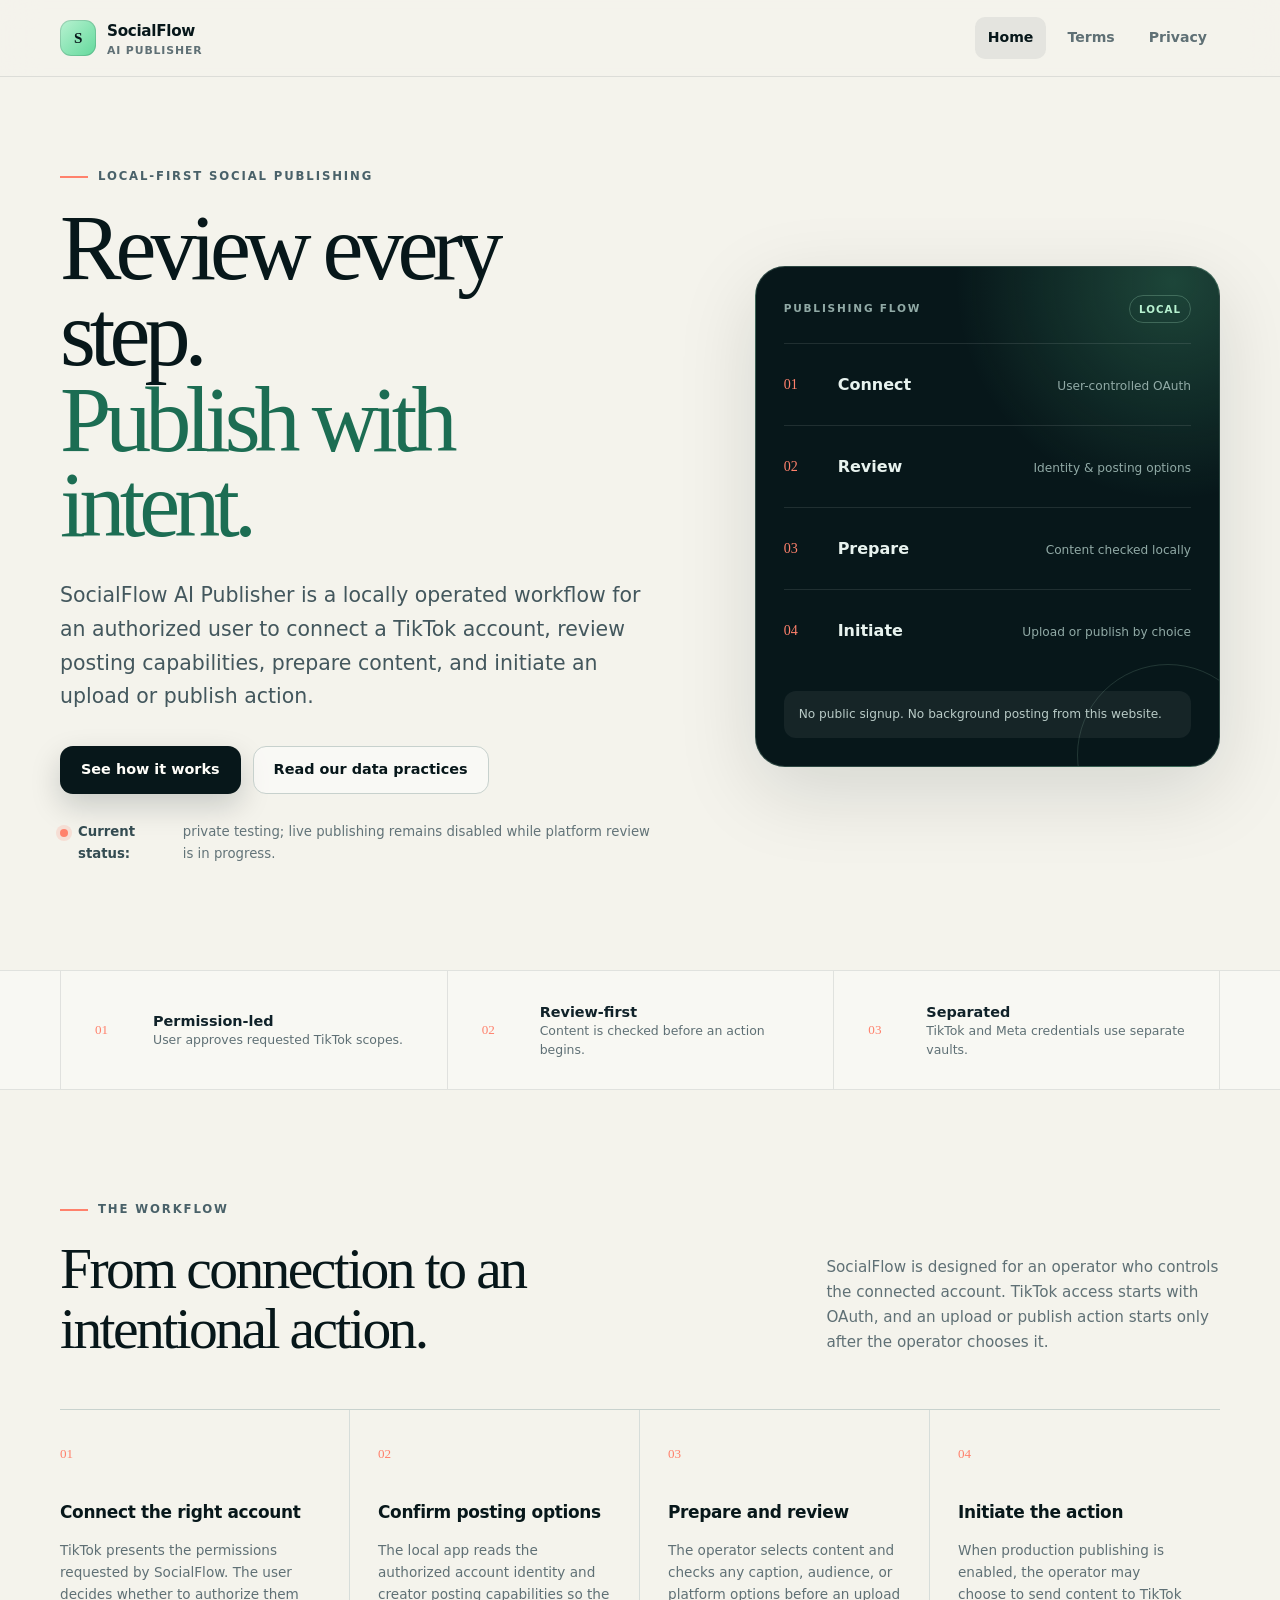
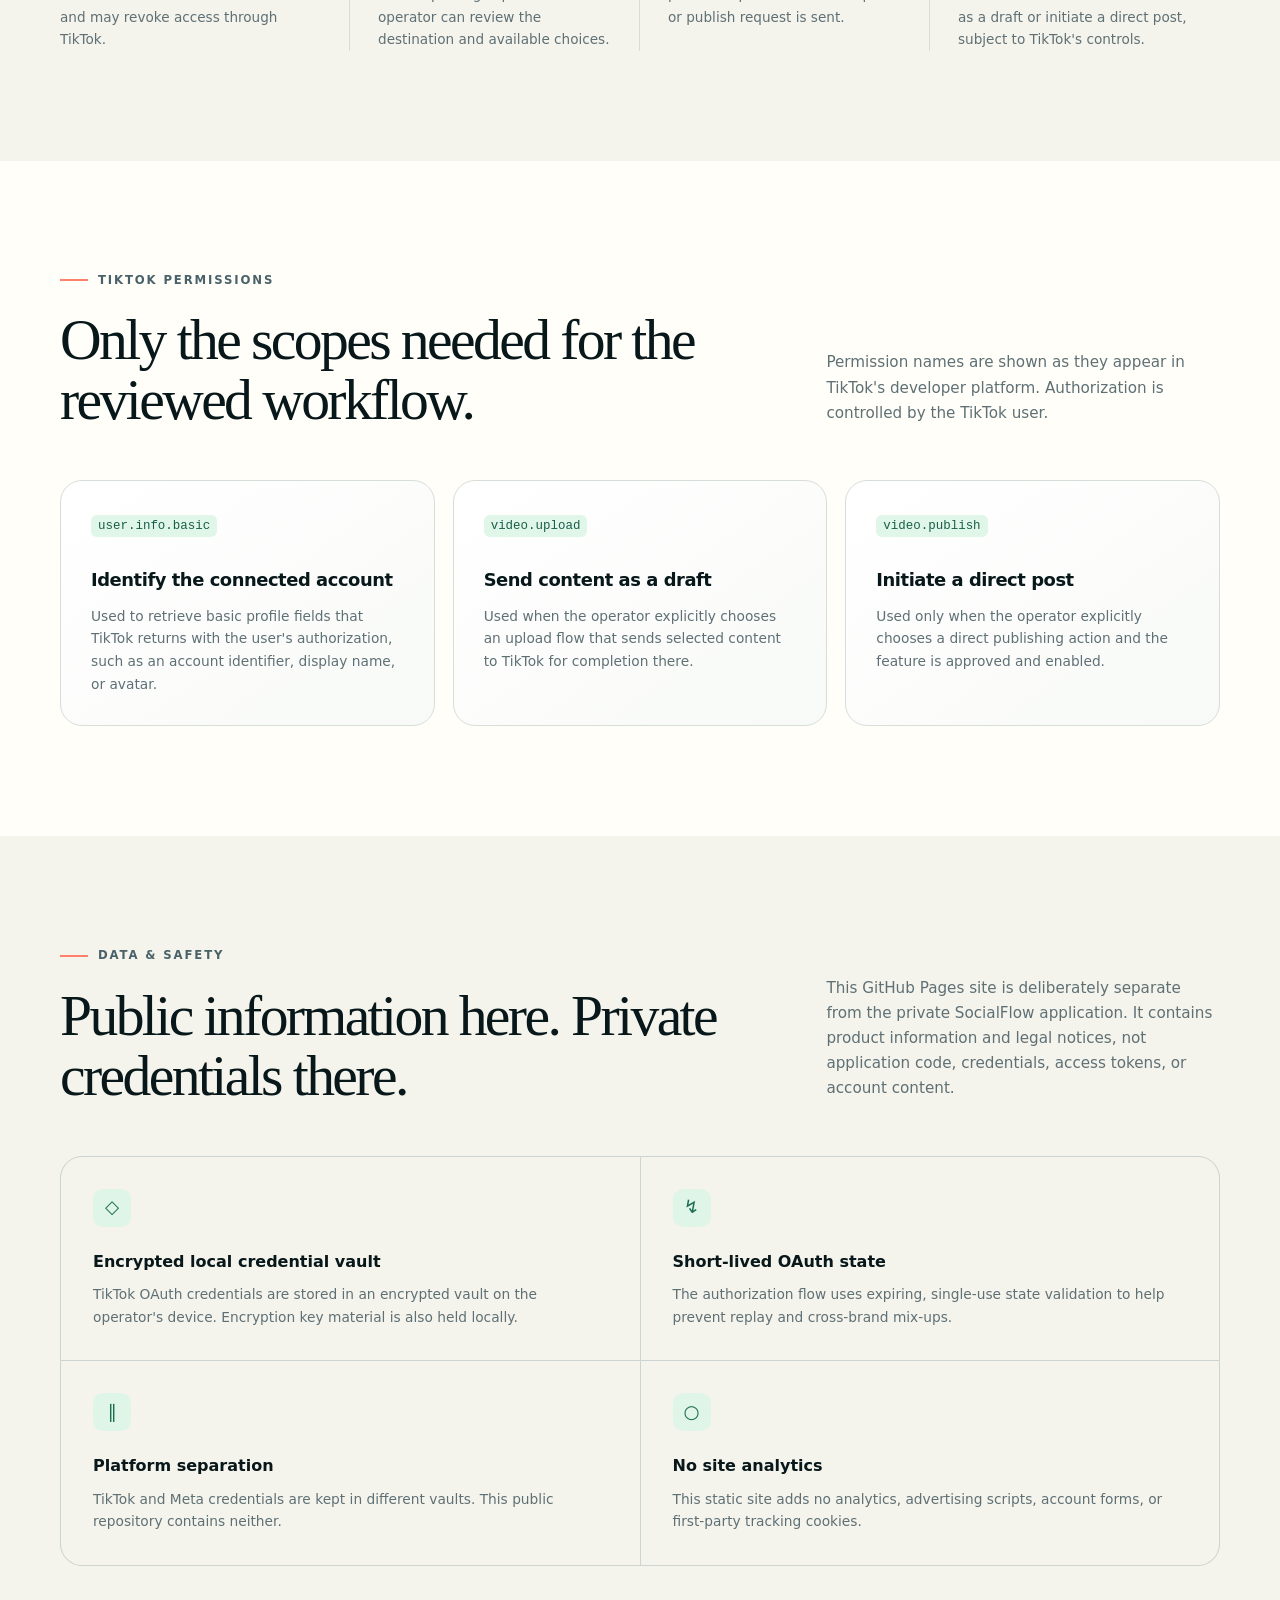
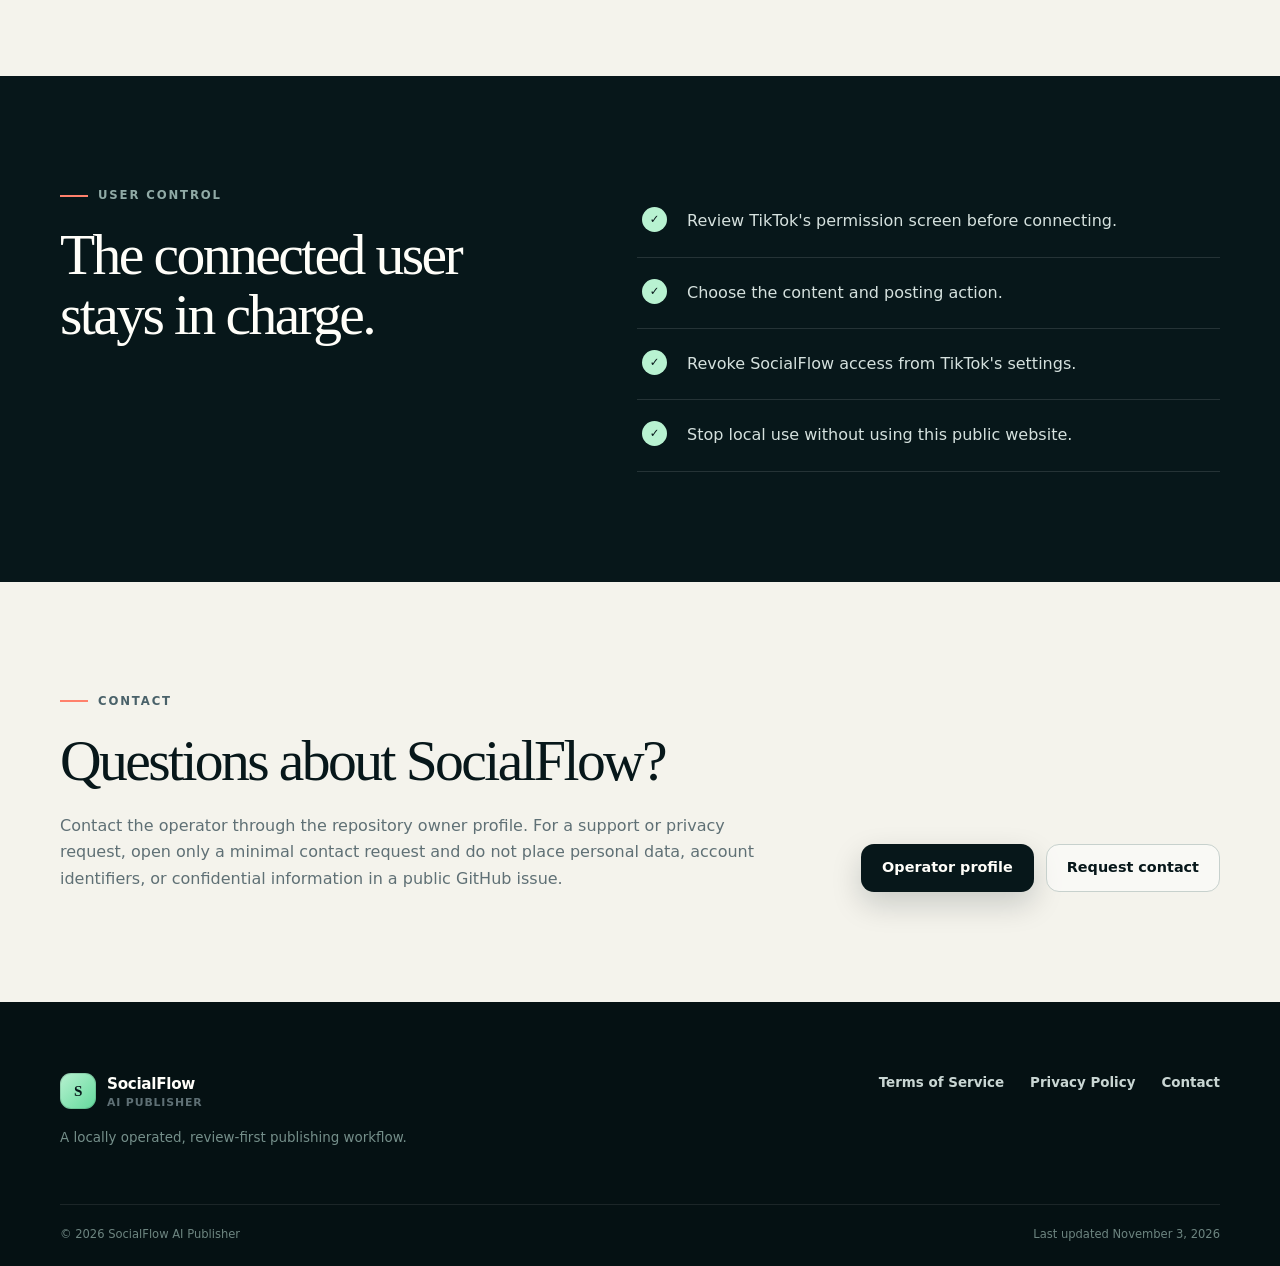
<file: index.html>
<!doctype html>
<html lang="en">
  <head>
    <meta charset="utf-8">
    <meta name="viewport" content="width=device-width, initial-scale=1">
    <meta name="description" content="SocialFlow AI Publisher is a locally operated workflow for connecting an authorized TikTok account, reviewing publishing capabilities, and preparing content for posting.">
    <meta name="theme-color" content="#07171a">
    <meta property="og:title" content="SocialFlow AI Publisher">
    <meta property="og:description" content="A review-first, locally operated social publishing workflow.">
    <meta property="og:type" content="website">
    <meta property="og:url" content="https://alina-gi.github.io/socialflow-legal/">
    <title>SocialFlow AI Publisher</title>
    <link rel="stylesheet" href="styles.css">
  </head>
  <body>
    <a class="skip-link" href="#main">Skip to content</a>
    <header class="site-header">
      <div class="shell nav-wrap">
        <a class="brand" href="./" aria-label="SocialFlow AI Publisher home">
          <span class="brand-mark" aria-hidden="true">S</span>
          <span>SocialFlow <em>AI Publisher</em></span>
        </a>
        <nav aria-label="Primary navigation">
          <a aria-current="page" href="./">Home</a>
          <a href="terms.html">Terms</a>
          <a href="privacy.html">Privacy</a>
        </nav>
      </div>
    </header>

    <main id="main">
      <section class="hero shell">
        <div class="hero-copy">
          <p class="eyebrow"><span></span> Local-first social publishing</p>
          <h1>Review every step.<br><strong>Publish with intent.</strong></h1>
          <p class="lede">SocialFlow AI Publisher is a locally operated workflow for an authorized user to connect a TikTok account, review posting capabilities, prepare content, and initiate an upload or publish action.</p>
          <div class="hero-actions">
            <a class="button primary" href="#workflow">See how it works</a>
            <a class="button quiet" href="privacy.html">Read our data practices</a>
          </div>
          <p class="status-line"><span aria-hidden="true"></span><strong>Current status:</strong> private testing; live publishing remains disabled while platform review is in progress.</p>
        </div>
        <div class="flow-card" aria-label="SocialFlow workflow overview">
          <div class="flow-top">
            <span class="flow-label">PUBLISHING FLOW</span>
            <span class="local-badge">LOCAL</span>
          </div>
          <ol class="mini-flow">
            <li><b>01</b><span><strong>Connect</strong><small>User-controlled OAuth</small></span></li>
            <li><b>02</b><span><strong>Review</strong><small>Identity &amp; posting options</small></span></li>
            <li><b>03</b><span><strong>Prepare</strong><small>Content checked locally</small></span></li>
            <li><b>04</b><span><strong>Initiate</strong><small>Upload or publish by choice</small></span></li>
          </ol>
          <p class="flow-note">No public signup. No background posting from this website.</p>
        </div>
      </section>

      <section class="trust-strip" aria-label="Key product principles">
        <div class="shell trust-grid">
          <div><span>01</span><p><strong>Permission-led</strong>User approves requested TikTok scopes.</p></div>
          <div><span>02</span><p><strong>Review-first</strong>Content is checked before an action begins.</p></div>
          <div><span>03</span><p><strong>Separated</strong>TikTok and Meta credentials use separate vaults.</p></div>
        </div>
      </section>

      <section class="section shell" id="workflow">
        <div class="section-heading split-heading">
          <div>
            <p class="eyebrow"><span></span> The workflow</p>
            <h2>From connection to an intentional action.</h2>
          </div>
          <p>SocialFlow is designed for an operator who controls the connected account. TikTok access starts with OAuth, and an upload or publish action starts only after the operator chooses it.</p>
        </div>
        <ol class="steps">
          <li>
            <span class="step-number">01</span>
            <h3>Connect the right account</h3>
            <p>TikTok presents the permissions requested by SocialFlow. The user decides whether to authorize them and may revoke access through TikTok.</p>
          </li>
          <li>
            <span class="step-number">02</span>
            <h3>Confirm posting options</h3>
            <p>The local app reads the authorized account identity and creator posting capabilities so the operator can review the destination and available choices.</p>
          </li>
          <li>
            <span class="step-number">03</span>
            <h3>Prepare and review</h3>
            <p>The operator selects content and checks any caption, audience, or platform options before an upload or publish request is sent.</p>
          </li>
          <li>
            <span class="step-number">04</span>
            <h3>Initiate the action</h3>
            <p>When production publishing is enabled, the operator may choose to send content to TikTok as a draft or initiate a direct post, subject to TikTok's controls.</p>
          </li>
        </ol>
      </section>

      <section class="section permissions-section">
        <div class="shell">
          <div class="section-heading split-heading">
            <div>
              <p class="eyebrow"><span></span> TikTok permissions</p>
              <h2>Only the scopes needed for the reviewed workflow.</h2>
            </div>
            <p>Permission names are shown as they appear in TikTok's developer platform. Authorization is controlled by the TikTok user.</p>
          </div>
          <div class="permission-grid">
            <article>
              <code>user.info.basic</code>
              <h3>Identify the connected account</h3>
              <p>Used to retrieve basic profile fields that TikTok returns with the user's authorization, such as an account identifier, display name, or avatar.</p>
            </article>
            <article>
              <code>video.upload</code>
              <h3>Send content as a draft</h3>
              <p>Used when the operator explicitly chooses an upload flow that sends selected content to TikTok for completion there.</p>
            </article>
            <article>
              <code>video.publish</code>
              <h3>Initiate a direct post</h3>
              <p>Used only when the operator explicitly chooses a direct publishing action and the feature is approved and enabled.</p>
            </article>
          </div>
        </div>
      </section>

      <section class="section shell">
        <div class="section-heading split-heading">
          <div>
            <p class="eyebrow"><span></span> Data &amp; safety</p>
            <h2>Public information here. Private credentials there.</h2>
          </div>
          <p>This GitHub Pages site is deliberately separate from the private SocialFlow application. It contains product information and legal notices, not application code, credentials, access tokens, or account content.</p>
        </div>
        <div class="safety-grid">
          <article class="safety-feature">
            <span class="icon" aria-hidden="true">◇</span>
            <h3>Encrypted local credential vault</h3>
            <p>TikTok OAuth credentials are stored in an encrypted vault on the operator's device. Encryption key material is also held locally.</p>
          </article>
          <article class="safety-feature">
            <span class="icon" aria-hidden="true">↯</span>
            <h3>Short-lived OAuth state</h3>
            <p>The authorization flow uses expiring, single-use state validation to help prevent replay and cross-brand mix-ups.</p>
          </article>
          <article class="safety-feature">
            <span class="icon" aria-hidden="true">∥</span>
            <h3>Platform separation</h3>
            <p>TikTok and Meta credentials are kept in different vaults. This public repository contains neither.</p>
          </article>
          <article class="safety-feature">
            <span class="icon" aria-hidden="true">○</span>
            <h3>No site analytics</h3>
            <p>This static site adds no analytics, advertising scripts, account forms, or first-party tracking cookies.</p>
          </article>
        </div>
      </section>

      <section class="section control-section">
        <div class="shell control-grid">
          <div>
            <p class="eyebrow light"><span></span> User control</p>
            <h2>The connected user stays in charge.</h2>
          </div>
          <ul class="check-list">
            <li>Review TikTok's permission screen before connecting.</li>
            <li>Choose the content and posting action.</li>
            <li>Revoke SocialFlow access from TikTok's settings.</li>
            <li>Stop local use without using this public website.</li>
          </ul>
        </div>
      </section>

      <section class="section shell contact-section" id="contact">
        <div>
          <p class="eyebrow"><span></span> Contact</p>
          <h2>Questions about SocialFlow?</h2>
          <p>Contact the operator through the repository owner profile. For a support or privacy request, open only a minimal contact request and do not place personal data, account identifiers, or confidential information in a public GitHub issue.</p>
        </div>
        <div class="contact-actions">
          <a class="button primary" href="https://github.com/alina-gi" rel="noopener">Operator profile</a>
          <a class="button quiet" href="https://github.com/alina-gi/socialflow-legal/issues/new?title=Contact%20request" rel="noopener">Request contact</a>
        </div>
      </section>
    </main>

    <footer class="site-footer">
      <div class="shell footer-grid">
        <div>
          <a class="brand footer-brand" href="./"><span class="brand-mark" aria-hidden="true">S</span><span>SocialFlow <em>AI Publisher</em></span></a>
          <p>A locally operated, review-first publishing workflow.</p>
        </div>
        <div class="footer-links">
          <a href="terms.html">Terms of Service</a>
          <a href="privacy.html">Privacy Policy</a>
          <a href="#contact">Contact</a>
        </div>
      </div>
      <div class="shell footer-bottom">
        <span>© 2026 SocialFlow AI Publisher</span>
        <span>Last updated November 3, 2026</span>
      </div>
    </footer>
  </body>
</html>
</file>
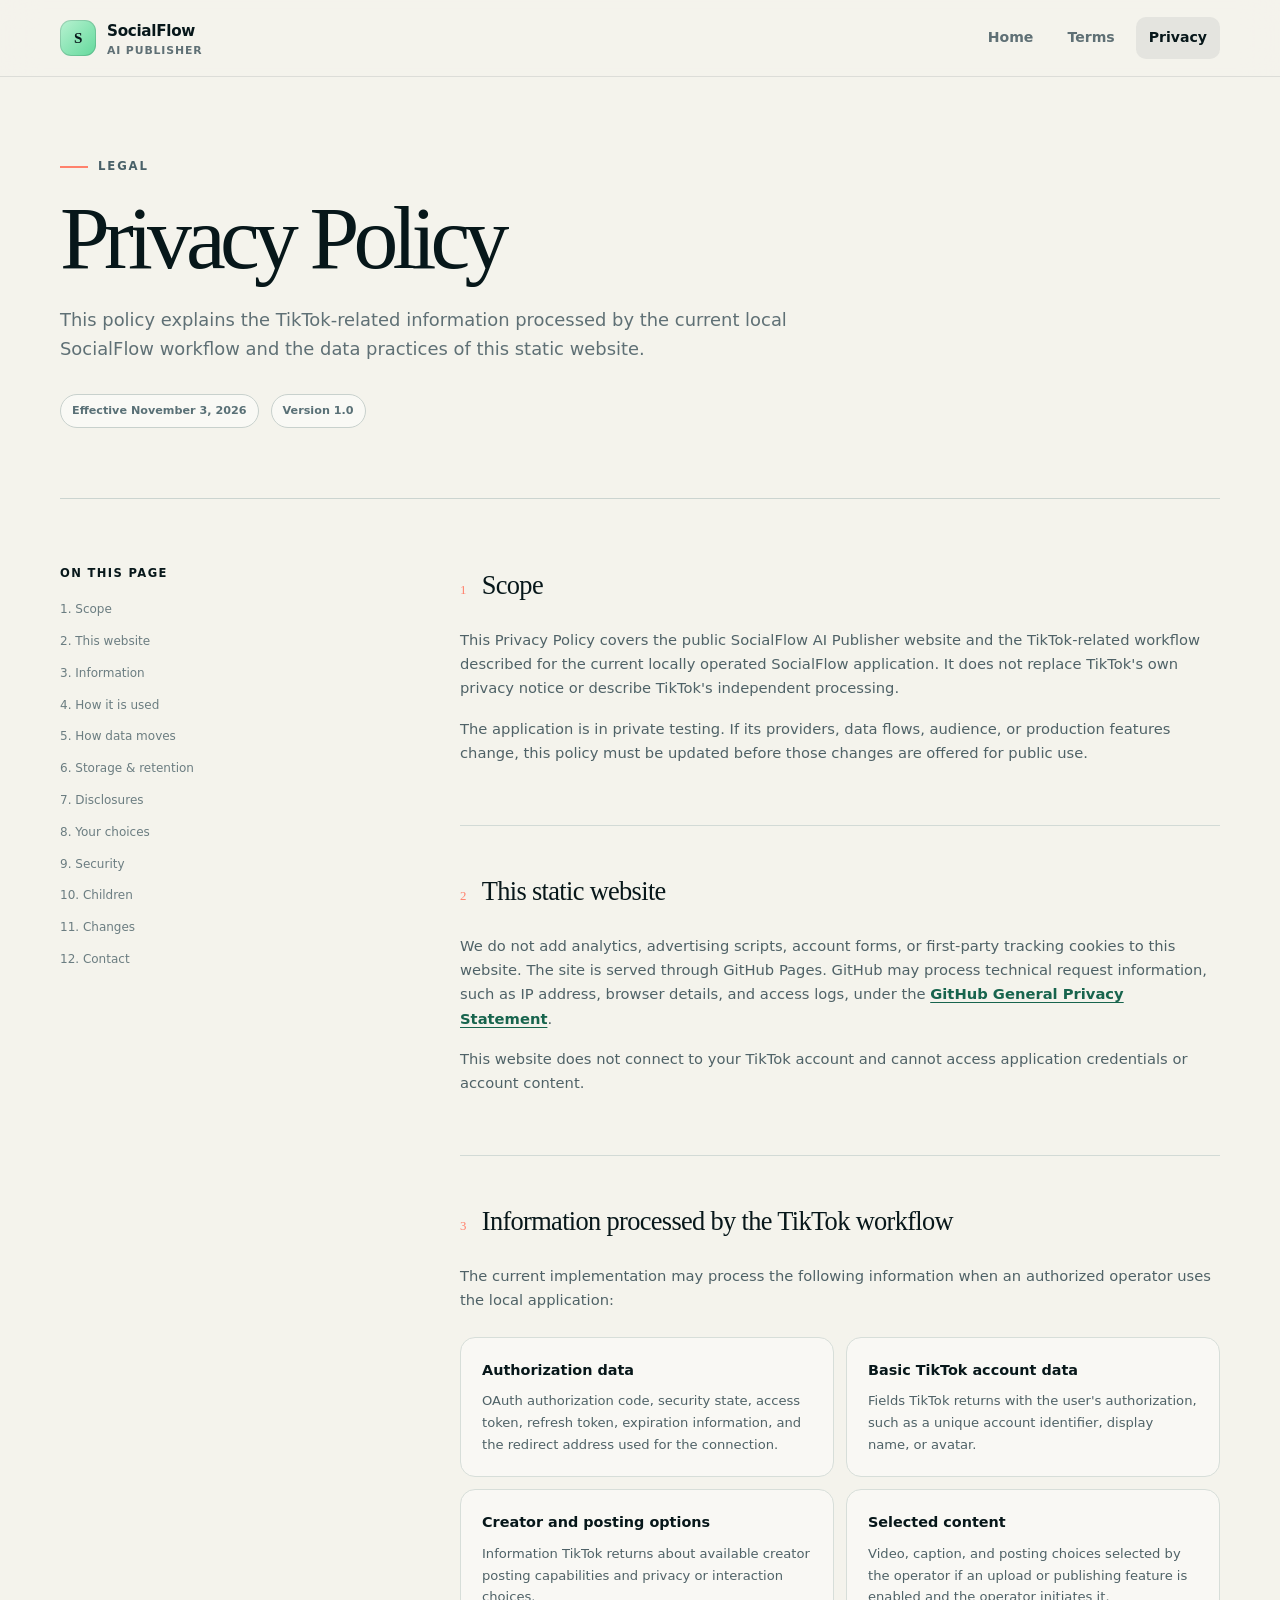
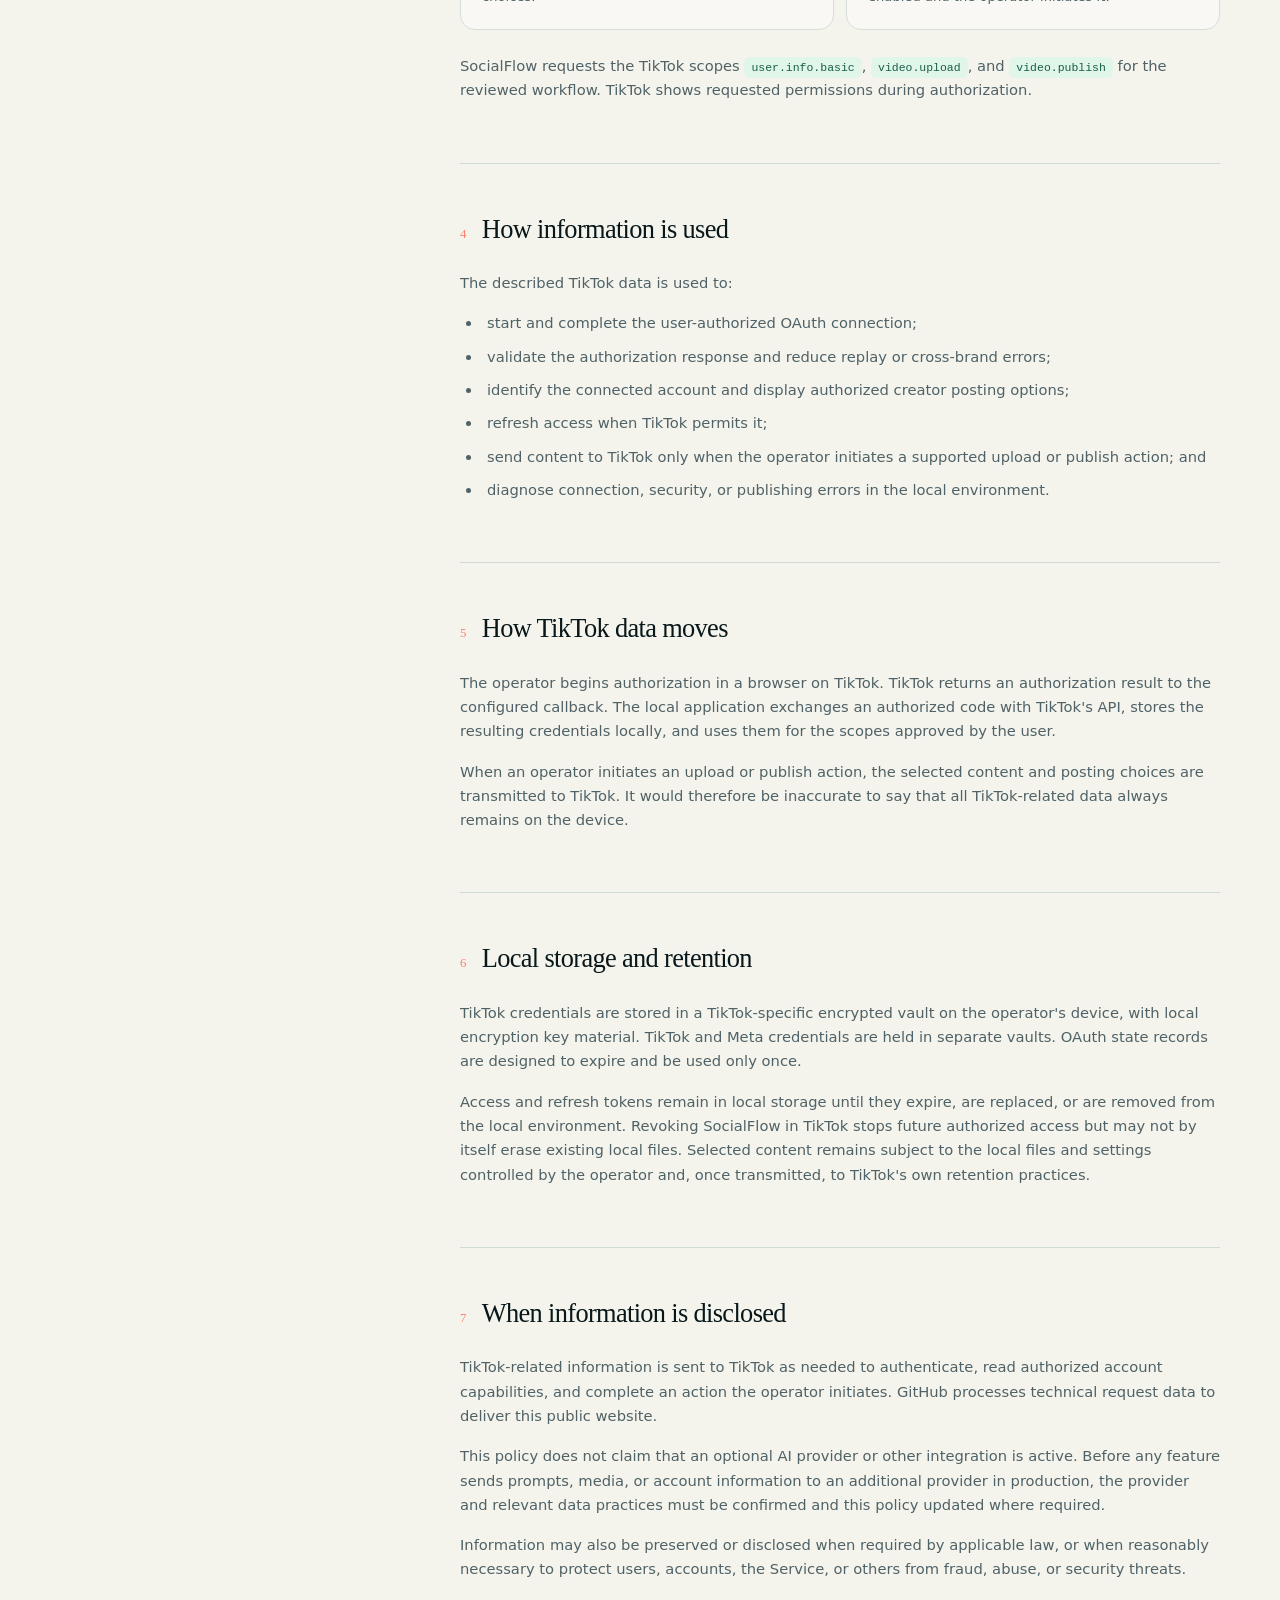
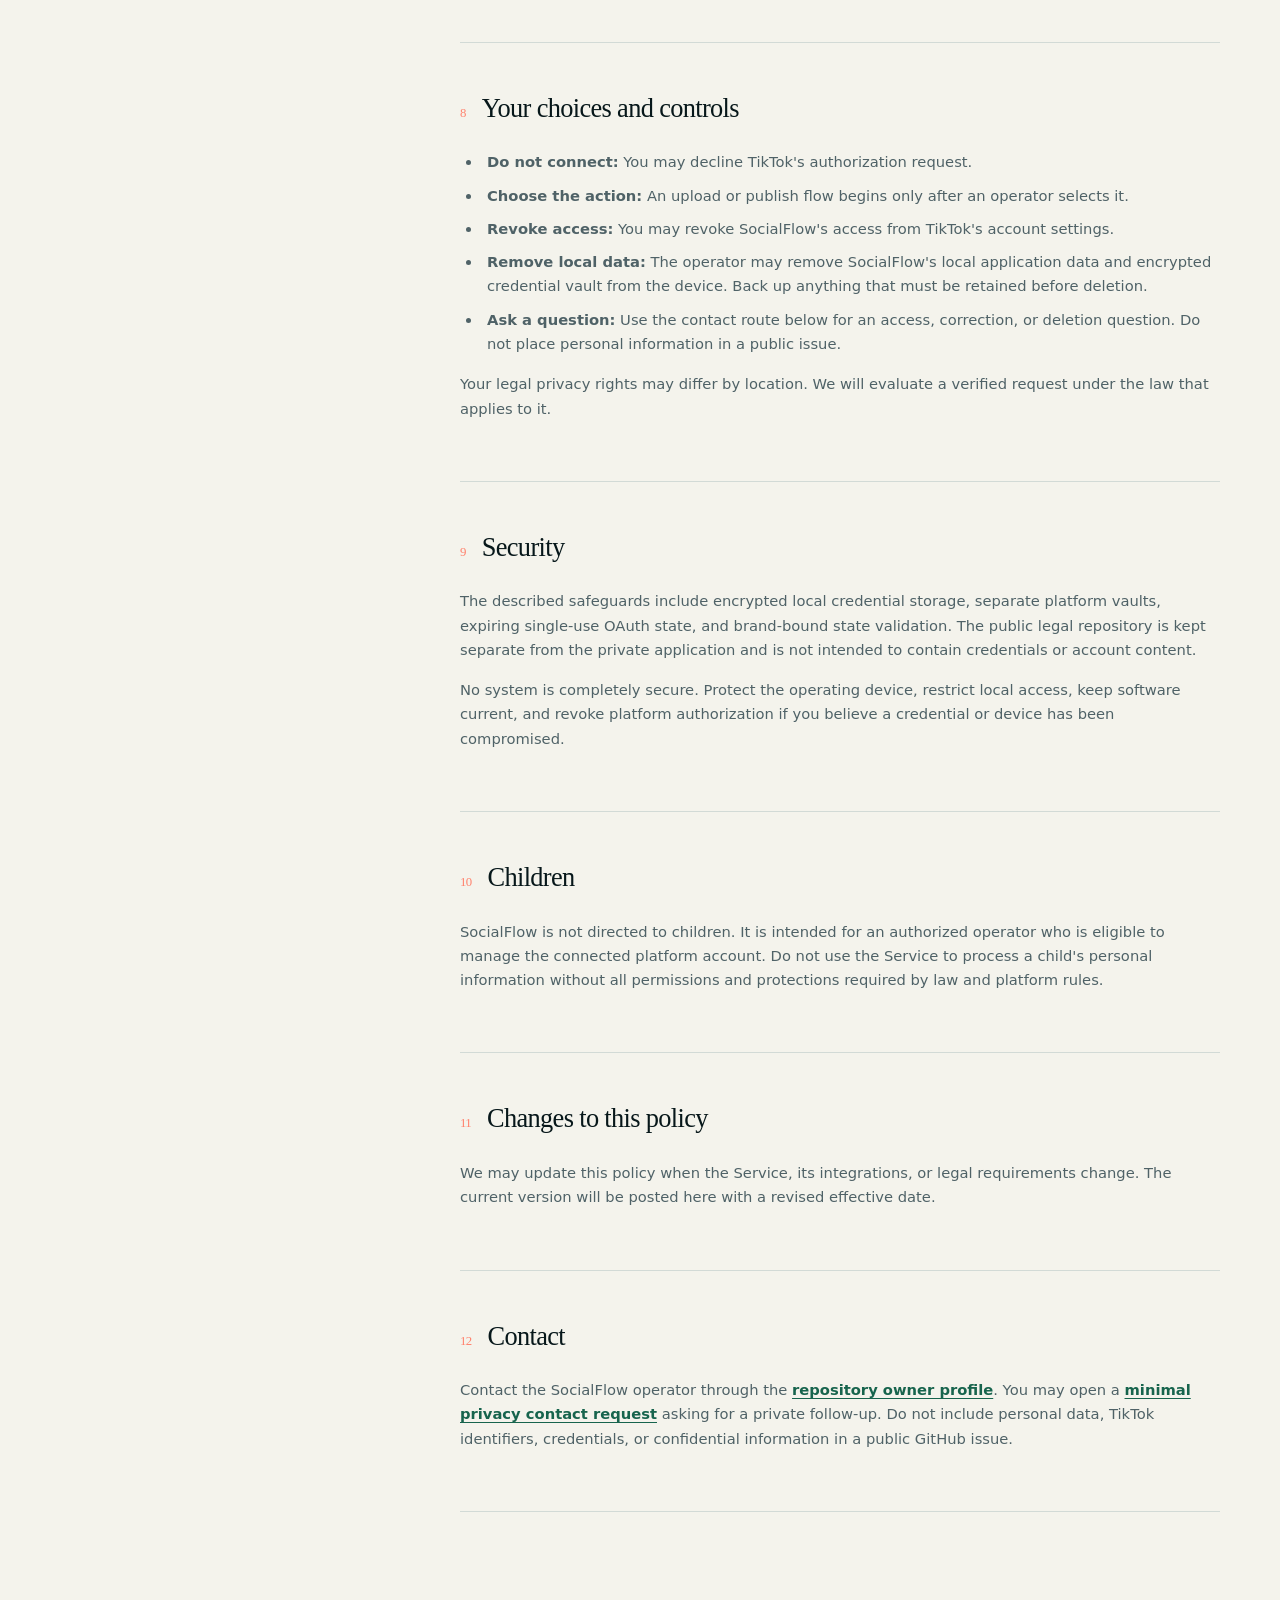
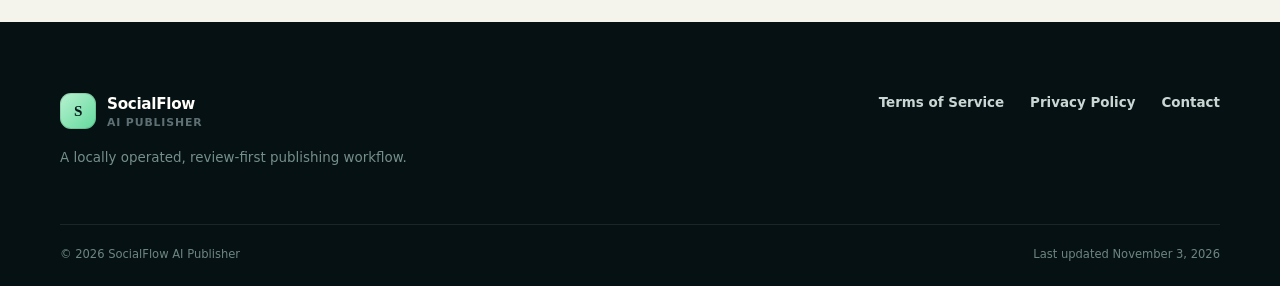
<file: privacy.html>
<!doctype html>
<html lang="en">
  <head>
    <meta charset="utf-8">
    <meta name="viewport" content="width=device-width, initial-scale=1">
    <meta name="description" content="Privacy Policy for SocialFlow AI Publisher, including its TikTok-connected workflow.">
    <meta name="theme-color" content="#07171a">
    <title>Privacy Policy — SocialFlow AI Publisher</title>
    <link rel="stylesheet" href="styles.css">
  </head>
  <body>
    <a class="skip-link" href="#main">Skip to content</a>
    <header class="site-header">
      <div class="shell nav-wrap">
        <a class="brand" href="./" aria-label="SocialFlow AI Publisher home"><span class="brand-mark" aria-hidden="true">S</span><span>SocialFlow <em>AI Publisher</em></span></a>
        <nav aria-label="Primary navigation">
          <a href="./">Home</a>
          <a href="terms.html">Terms</a>
          <a aria-current="page" href="privacy.html">Privacy</a>
        </nav>
      </div>
    </header>

    <main id="main" class="legal-page">
      <header class="legal-hero shell">
        <p class="eyebrow"><span></span> Legal</p>
        <h1>Privacy Policy</h1>
        <p class="legal-summary">This policy explains the TikTok-related information processed by the current local SocialFlow workflow and the data practices of this static website.</p>
        <div class="legal-meta"><span>Effective November 3, 2026</span><span>Version 1.0</span></div>
      </header>

      <div class="shell legal-layout">
        <aside class="legal-nav" aria-label="Privacy sections">
          <p>On this page</p>
          <a href="#scope">1. Scope</a>
          <a href="#website">2. This website</a>
          <a href="#information">3. Information</a>
          <a href="#use">4. How it is used</a>
          <a href="#movement">5. How data moves</a>
          <a href="#storage">6. Storage &amp; retention</a>
          <a href="#disclosure">7. Disclosures</a>
          <a href="#choices">8. Your choices</a>
          <a href="#security">9. Security</a>
          <a href="#children">10. Children</a>
          <a href="#changes">11. Changes</a>
          <a href="#contact">12. Contact</a>
        </aside>

        <article class="legal-content">
          <section id="scope">
            <h2><span>1</span>Scope</h2>
            <p>This Privacy Policy covers the public SocialFlow AI Publisher website and the TikTok-related workflow described for the current locally operated SocialFlow application. It does not replace TikTok's own privacy notice or describe TikTok's independent processing.</p>
            <p>The application is in private testing. If its providers, data flows, audience, or production features change, this policy must be updated before those changes are offered for public use.</p>
          </section>

          <section id="website">
            <h2><span>2</span>This static website</h2>
            <p>We do not add analytics, advertising scripts, account forms, or first-party tracking cookies to this website. The site is served through GitHub Pages. GitHub may process technical request information, such as IP address, browser details, and access logs, under the <a href="https://docs.github.com/en/site-policy/privacy-policies/github-general-privacy-statement" rel="noopener">GitHub General Privacy Statement</a>.</p>
            <p>This website does not connect to your TikTok account and cannot access application credentials or account content.</p>
          </section>

          <section id="information">
            <h2><span>3</span>Information processed by the TikTok workflow</h2>
            <p>The current implementation may process the following information when an authorized operator uses the local application:</p>
            <div class="data-list">
              <div><h3>Authorization data</h3><p>OAuth authorization code, security state, access token, refresh token, expiration information, and the redirect address used for the connection.</p></div>
              <div><h3>Basic TikTok account data</h3><p>Fields TikTok returns with the user's authorization, such as a unique account identifier, display name, or avatar.</p></div>
              <div><h3>Creator and posting options</h3><p>Information TikTok returns about available creator posting capabilities and privacy or interaction choices.</p></div>
              <div><h3>Selected content</h3><p>Video, caption, and posting choices selected by the operator if an upload or publishing feature is enabled and the operator initiates it.</p></div>
            </div>
            <p>SocialFlow requests the TikTok scopes <code>user.info.basic</code>, <code>video.upload</code>, and <code>video.publish</code> for the reviewed workflow. TikTok shows requested permissions during authorization.</p>
          </section>

          <section id="use">
            <h2><span>4</span>How information is used</h2>
            <p>The described TikTok data is used to:</p>
            <ul>
              <li>start and complete the user-authorized OAuth connection;</li>
              <li>validate the authorization response and reduce replay or cross-brand errors;</li>
              <li>identify the connected account and display authorized creator posting options;</li>
              <li>refresh access when TikTok permits it;</li>
              <li>send content to TikTok only when the operator initiates a supported upload or publish action; and</li>
              <li>diagnose connection, security, or publishing errors in the local environment.</li>
            </ul>
          </section>

          <section id="movement">
            <h2><span>5</span>How TikTok data moves</h2>
            <p>The operator begins authorization in a browser on TikTok. TikTok returns an authorization result to the configured callback. The local application exchanges an authorized code with TikTok's API, stores the resulting credentials locally, and uses them for the scopes approved by the user.</p>
            <p>When an operator initiates an upload or publish action, the selected content and posting choices are transmitted to TikTok. It would therefore be inaccurate to say that all TikTok-related data always remains on the device.</p>
          </section>

          <section id="storage">
            <h2><span>6</span>Local storage and retention</h2>
            <p>TikTok credentials are stored in a TikTok-specific encrypted vault on the operator's device, with local encryption key material. TikTok and Meta credentials are held in separate vaults. OAuth state records are designed to expire and be used only once.</p>
            <p>Access and refresh tokens remain in local storage until they expire, are replaced, or are removed from the local environment. Revoking SocialFlow in TikTok stops future authorized access but may not by itself erase existing local files. Selected content remains subject to the local files and settings controlled by the operator and, once transmitted, to TikTok's own retention practices.</p>
          </section>

          <section id="disclosure">
            <h2><span>7</span>When information is disclosed</h2>
            <p>TikTok-related information is sent to TikTok as needed to authenticate, read authorized account capabilities, and complete an action the operator initiates. GitHub processes technical request data to deliver this public website.</p>
            <p>This policy does not claim that an optional AI provider or other integration is active. Before any feature sends prompts, media, or account information to an additional provider in production, the provider and relevant data practices must be confirmed and this policy updated where required.</p>
            <p>Information may also be preserved or disclosed when required by applicable law, or when reasonably necessary to protect users, accounts, the Service, or others from fraud, abuse, or security threats.</p>
          </section>

          <section id="choices">
            <h2><span>8</span>Your choices and controls</h2>
            <ul>
              <li><strong>Do not connect:</strong> You may decline TikTok's authorization request.</li>
              <li><strong>Choose the action:</strong> An upload or publish flow begins only after an operator selects it.</li>
              <li><strong>Revoke access:</strong> You may revoke SocialFlow's access from TikTok's account settings.</li>
              <li><strong>Remove local data:</strong> The operator may remove SocialFlow's local application data and encrypted credential vault from the device. Back up anything that must be retained before deletion.</li>
              <li><strong>Ask a question:</strong> Use the contact route below for an access, correction, or deletion question. Do not place personal information in a public issue.</li>
            </ul>
            <p>Your legal privacy rights may differ by location. We will evaluate a verified request under the law that applies to it.</p>
          </section>

          <section id="security">
            <h2><span>9</span>Security</h2>
            <p>The described safeguards include encrypted local credential storage, separate platform vaults, expiring single-use OAuth state, and brand-bound state validation. The public legal repository is kept separate from the private application and is not intended to contain credentials or account content.</p>
            <p>No system is completely secure. Protect the operating device, restrict local access, keep software current, and revoke platform authorization if you believe a credential or device has been compromised.</p>
          </section>

          <section id="children">
            <h2><span>10</span>Children</h2>
            <p>SocialFlow is not directed to children. It is intended for an authorized operator who is eligible to manage the connected platform account. Do not use the Service to process a child's personal information without all permissions and protections required by law and platform rules.</p>
          </section>

          <section id="changes">
            <h2><span>11</span>Changes to this policy</h2>
            <p>We may update this policy when the Service, its integrations, or legal requirements change. The current version will be posted here with a revised effective date.</p>
          </section>

          <section id="contact">
            <h2><span>12</span>Contact</h2>
            <p>Contact the SocialFlow operator through the <a href="https://github.com/alina-gi" rel="noopener">repository owner profile</a>. You may open a <a href="https://github.com/alina-gi/socialflow-legal/issues/new?title=Privacy%20contact%20request" rel="noopener">minimal privacy contact request</a> asking for a private follow-up. Do not include personal data, TikTok identifiers, credentials, or confidential information in a public GitHub issue.</p>
          </section>
        </article>
      </div>
    </main>

    <footer class="site-footer">
      <div class="shell footer-grid">
        <div><a class="brand footer-brand" href="./"><span class="brand-mark" aria-hidden="true">S</span><span>SocialFlow <em>AI Publisher</em></span></a><p>A locally operated, review-first publishing workflow.</p></div>
        <div class="footer-links"><a href="terms.html">Terms of Service</a><a href="privacy.html">Privacy Policy</a><a href="./#contact">Contact</a></div>
      </div>
      <div class="shell footer-bottom"><span>© 2026 SocialFlow AI Publisher</span><span>Last updated November 3, 2026</span></div>
    </footer>
  </body>
</html>
</file>
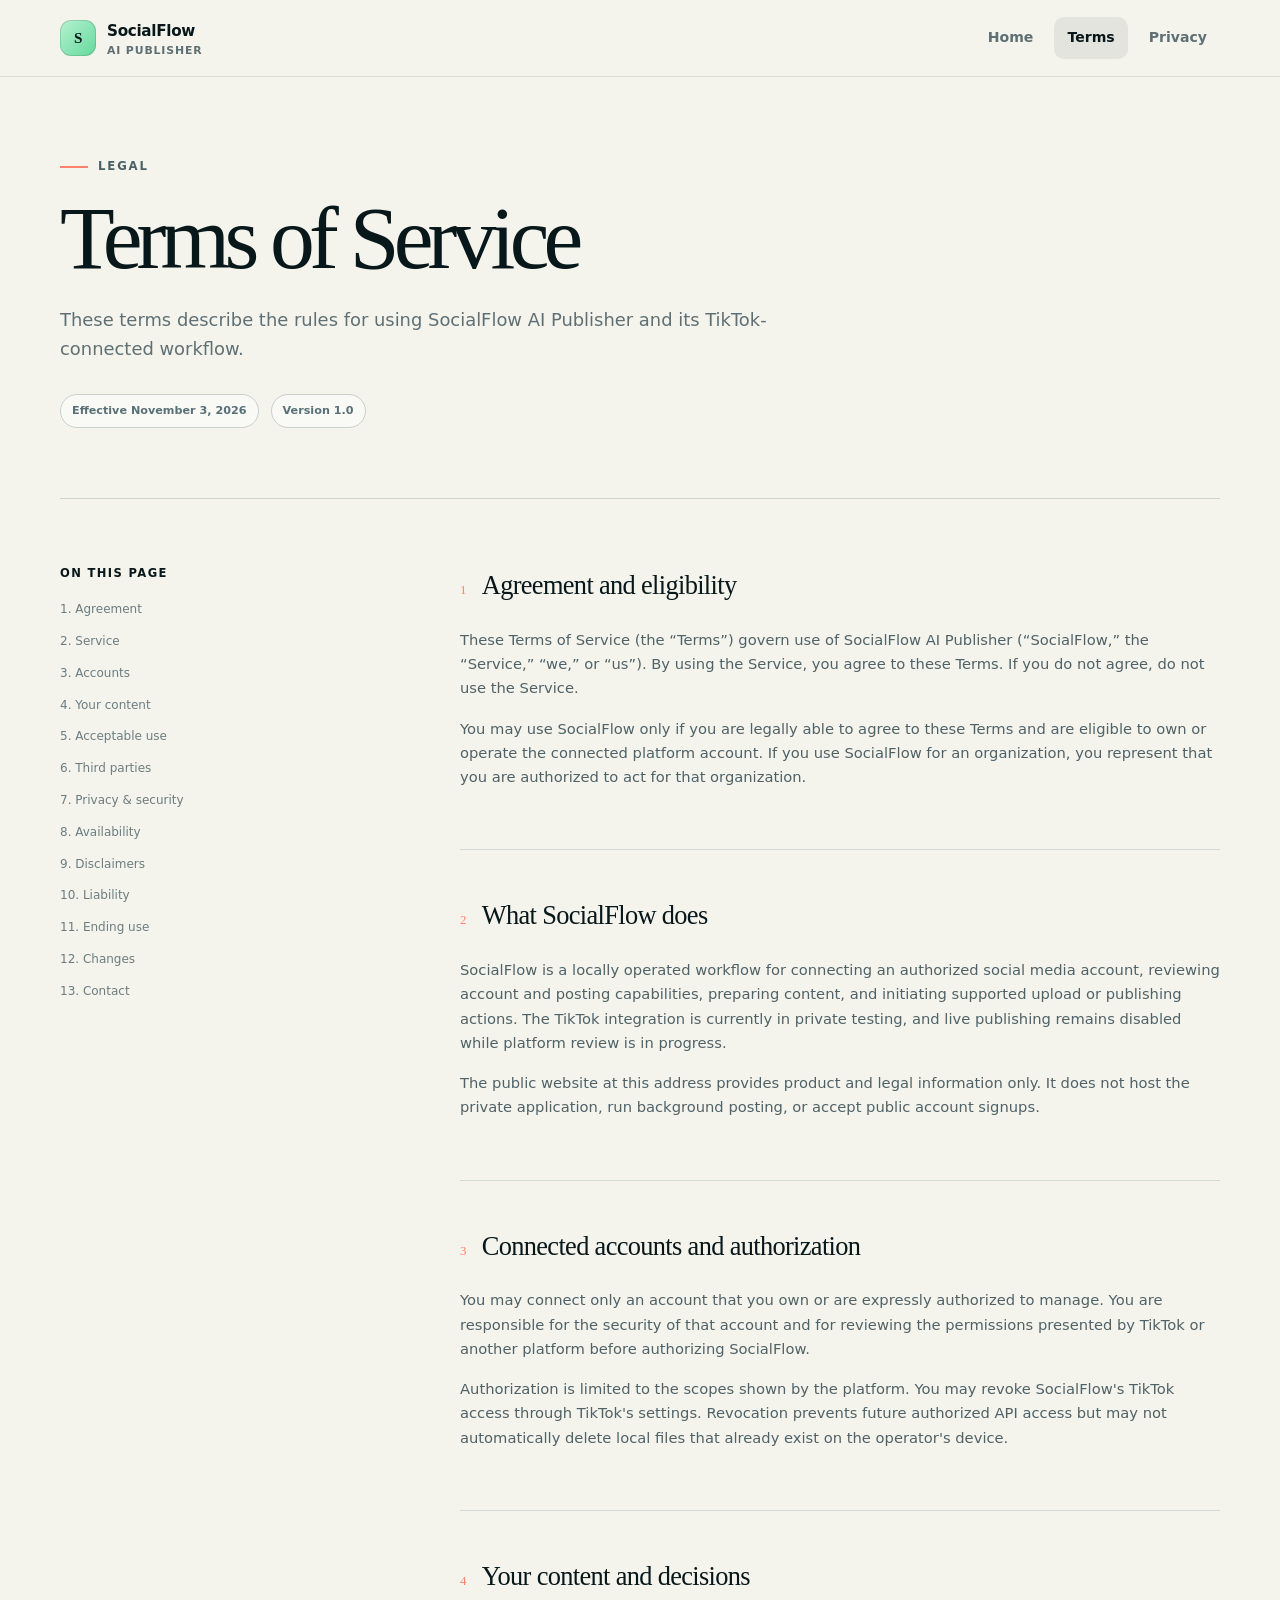
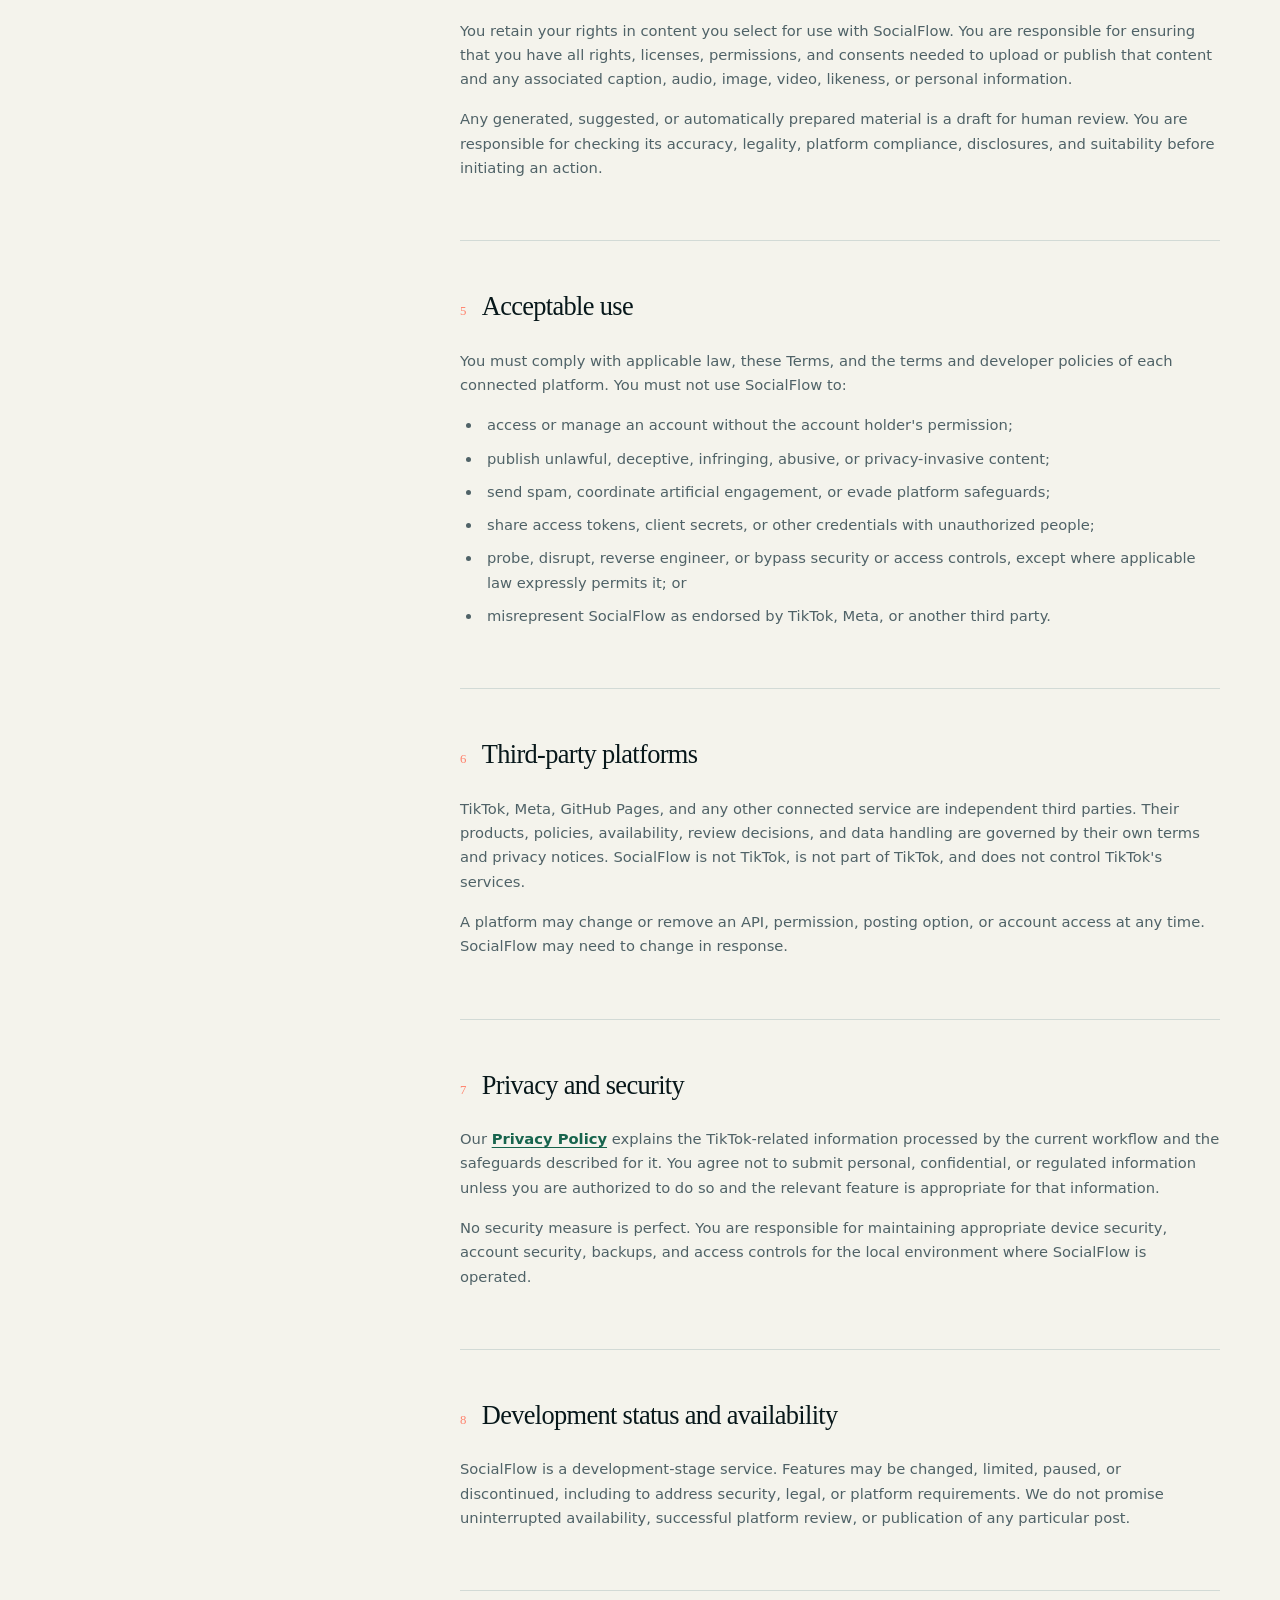
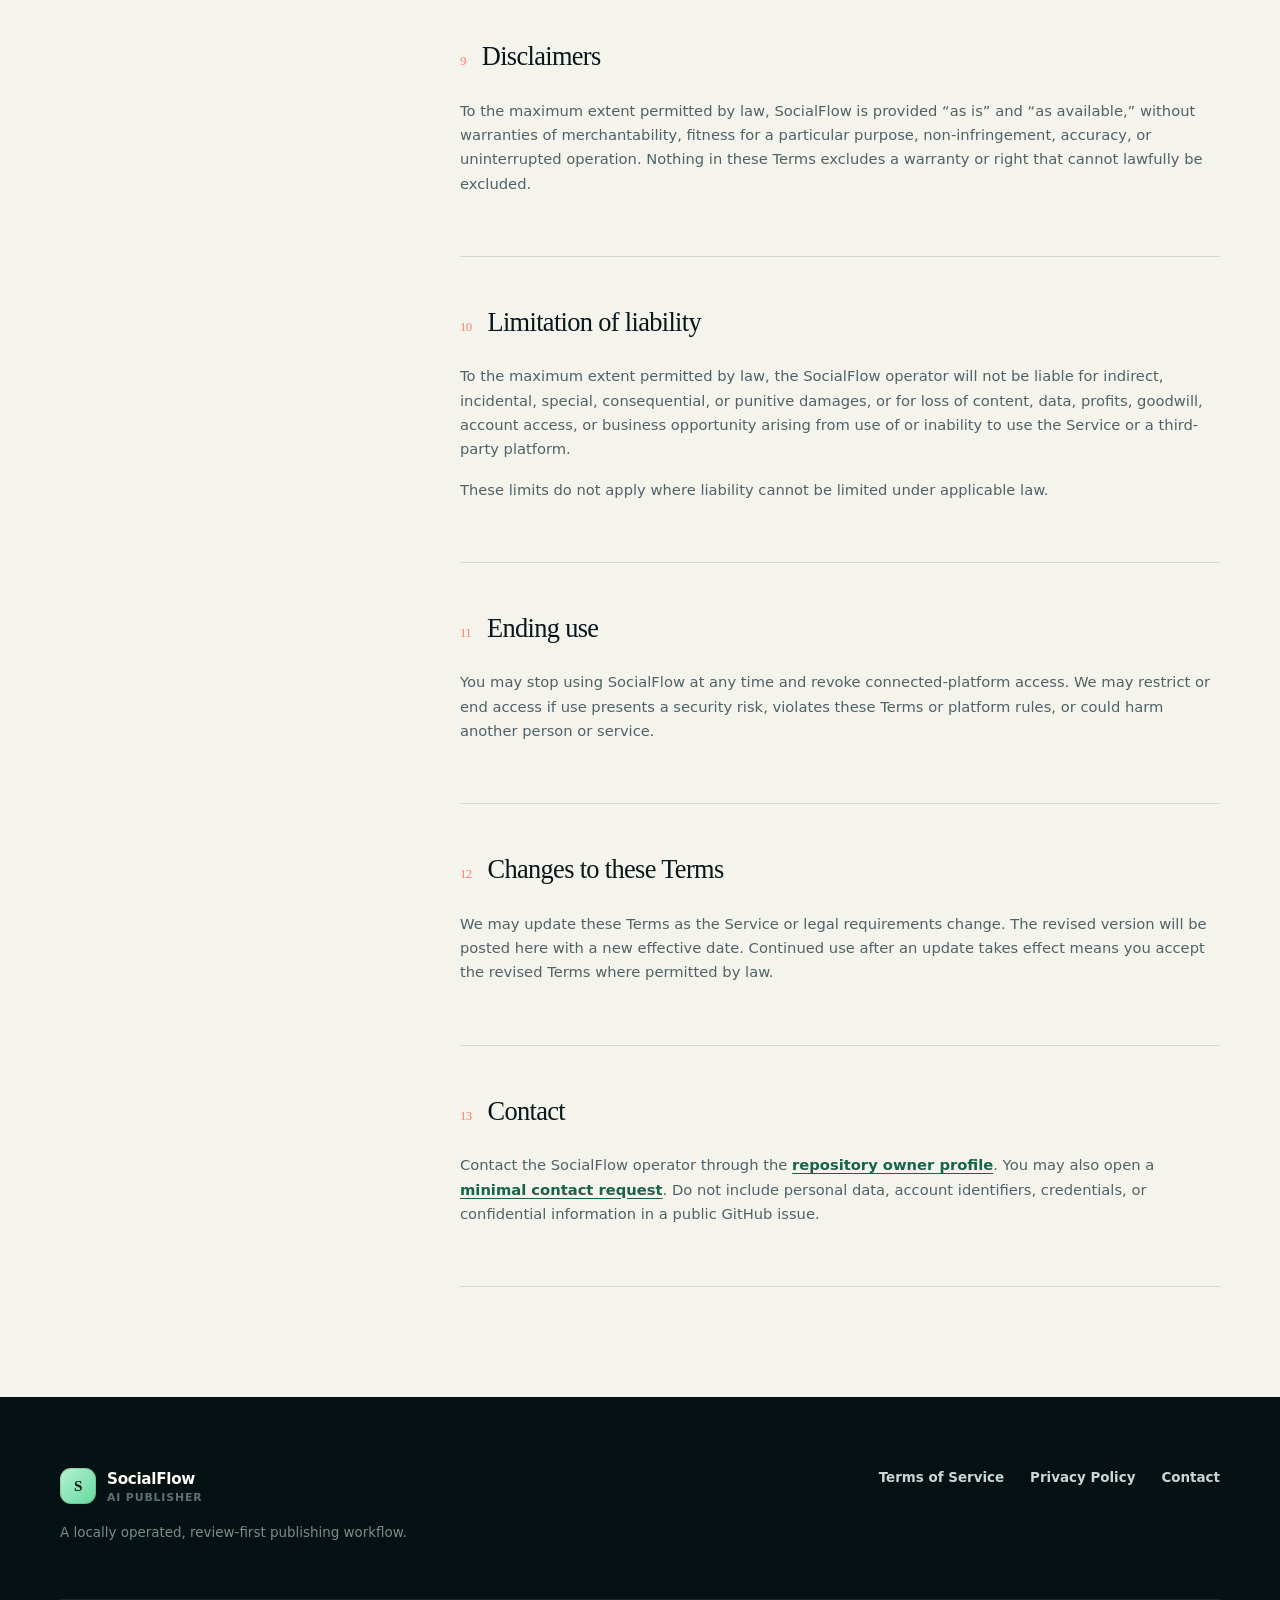
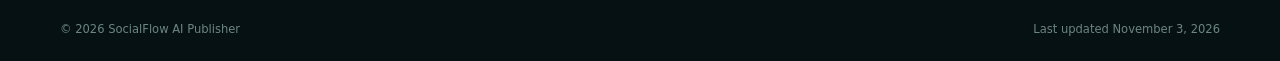
<file: terms.html>
<!doctype html>
<html lang="en">
  <head>
    <meta charset="utf-8">
    <meta name="viewport" content="width=device-width, initial-scale=1">
    <meta name="description" content="Terms of Service for SocialFlow AI Publisher.">
    <meta name="theme-color" content="#07171a">
    <title>Terms of Service — SocialFlow AI Publisher</title>
    <link rel="stylesheet" href="styles.css">
  </head>
  <body>
    <a class="skip-link" href="#main">Skip to content</a>
    <header class="site-header">
      <div class="shell nav-wrap">
        <a class="brand" href="./" aria-label="SocialFlow AI Publisher home"><span class="brand-mark" aria-hidden="true">S</span><span>SocialFlow <em>AI Publisher</em></span></a>
        <nav aria-label="Primary navigation">
          <a href="./">Home</a>
          <a aria-current="page" href="terms.html">Terms</a>
          <a href="privacy.html">Privacy</a>
        </nav>
      </div>
    </header>

    <main id="main" class="legal-page">
      <header class="legal-hero shell">
        <p class="eyebrow"><span></span> Legal</p>
        <h1>Terms of Service</h1>
        <p class="legal-summary">These terms describe the rules for using SocialFlow AI Publisher and its TikTok-connected workflow.</p>
        <div class="legal-meta"><span>Effective November 3, 2026</span><span>Version 1.0</span></div>
      </header>

      <div class="shell legal-layout">
        <aside class="legal-nav" aria-label="Terms sections">
          <p>On this page</p>
          <a href="#agreement">1. Agreement</a>
          <a href="#service">2. Service</a>
          <a href="#accounts">3. Accounts</a>
          <a href="#content">4. Your content</a>
          <a href="#acceptable-use">5. Acceptable use</a>
          <a href="#third-parties">6. Third parties</a>
          <a href="#privacy">7. Privacy &amp; security</a>
          <a href="#availability">8. Availability</a>
          <a href="#disclaimers">9. Disclaimers</a>
          <a href="#liability">10. Liability</a>
          <a href="#termination">11. Ending use</a>
          <a href="#changes">12. Changes</a>
          <a href="#contact">13. Contact</a>
        </aside>

        <article class="legal-content">
          <section id="agreement">
            <h2><span>1</span>Agreement and eligibility</h2>
            <p>These Terms of Service (the “Terms”) govern use of SocialFlow AI Publisher (“SocialFlow,” the “Service,” “we,” or “us”). By using the Service, you agree to these Terms. If you do not agree, do not use the Service.</p>
            <p>You may use SocialFlow only if you are legally able to agree to these Terms and are eligible to own or operate the connected platform account. If you use SocialFlow for an organization, you represent that you are authorized to act for that organization.</p>
          </section>

          <section id="service">
            <h2><span>2</span>What SocialFlow does</h2>
            <p>SocialFlow is a locally operated workflow for connecting an authorized social media account, reviewing account and posting capabilities, preparing content, and initiating supported upload or publishing actions. The TikTok integration is currently in private testing, and live publishing remains disabled while platform review is in progress.</p>
            <p>The public website at this address provides product and legal information only. It does not host the private application, run background posting, or accept public account signups.</p>
          </section>

          <section id="accounts">
            <h2><span>3</span>Connected accounts and authorization</h2>
            <p>You may connect only an account that you own or are expressly authorized to manage. You are responsible for the security of that account and for reviewing the permissions presented by TikTok or another platform before authorizing SocialFlow.</p>
            <p>Authorization is limited to the scopes shown by the platform. You may revoke SocialFlow's TikTok access through TikTok's settings. Revocation prevents future authorized API access but may not automatically delete local files that already exist on the operator's device.</p>
          </section>

          <section id="content">
            <h2><span>4</span>Your content and decisions</h2>
            <p>You retain your rights in content you select for use with SocialFlow. You are responsible for ensuring that you have all rights, licenses, permissions, and consents needed to upload or publish that content and any associated caption, audio, image, video, likeness, or personal information.</p>
            <p>Any generated, suggested, or automatically prepared material is a draft for human review. You are responsible for checking its accuracy, legality, platform compliance, disclosures, and suitability before initiating an action.</p>
          </section>

          <section id="acceptable-use">
            <h2><span>5</span>Acceptable use</h2>
            <p>You must comply with applicable law, these Terms, and the terms and developer policies of each connected platform. You must not use SocialFlow to:</p>
            <ul>
              <li>access or manage an account without the account holder's permission;</li>
              <li>publish unlawful, deceptive, infringing, abusive, or privacy-invasive content;</li>
              <li>send spam, coordinate artificial engagement, or evade platform safeguards;</li>
              <li>share access tokens, client secrets, or other credentials with unauthorized people;</li>
              <li>probe, disrupt, reverse engineer, or bypass security or access controls, except where applicable law expressly permits it; or</li>
              <li>misrepresent SocialFlow as endorsed by TikTok, Meta, or another third party.</li>
            </ul>
          </section>

          <section id="third-parties">
            <h2><span>6</span>Third-party platforms</h2>
            <p>TikTok, Meta, GitHub Pages, and any other connected service are independent third parties. Their products, policies, availability, review decisions, and data handling are governed by their own terms and privacy notices. SocialFlow is not TikTok, is not part of TikTok, and does not control TikTok's services.</p>
            <p>A platform may change or remove an API, permission, posting option, or account access at any time. SocialFlow may need to change in response.</p>
          </section>

          <section id="privacy">
            <h2><span>7</span>Privacy and security</h2>
            <p>Our <a href="privacy.html">Privacy Policy</a> explains the TikTok-related information processed by the current workflow and the safeguards described for it. You agree not to submit personal, confidential, or regulated information unless you are authorized to do so and the relevant feature is appropriate for that information.</p>
            <p>No security measure is perfect. You are responsible for maintaining appropriate device security, account security, backups, and access controls for the local environment where SocialFlow is operated.</p>
          </section>

          <section id="availability">
            <h2><span>8</span>Development status and availability</h2>
            <p>SocialFlow is a development-stage service. Features may be changed, limited, paused, or discontinued, including to address security, legal, or platform requirements. We do not promise uninterrupted availability, successful platform review, or publication of any particular post.</p>
          </section>

          <section id="disclaimers">
            <h2><span>9</span>Disclaimers</h2>
            <p>To the maximum extent permitted by law, SocialFlow is provided “as is” and “as available,” without warranties of merchantability, fitness for a particular purpose, non-infringement, accuracy, or uninterrupted operation. Nothing in these Terms excludes a warranty or right that cannot lawfully be excluded.</p>
          </section>

          <section id="liability">
            <h2><span>10</span>Limitation of liability</h2>
            <p>To the maximum extent permitted by law, the SocialFlow operator will not be liable for indirect, incidental, special, consequential, or punitive damages, or for loss of content, data, profits, goodwill, account access, or business opportunity arising from use of or inability to use the Service or a third-party platform.</p>
            <p>These limits do not apply where liability cannot be limited under applicable law.</p>
          </section>

          <section id="termination">
            <h2><span>11</span>Ending use</h2>
            <p>You may stop using SocialFlow at any time and revoke connected-platform access. We may restrict or end access if use presents a security risk, violates these Terms or platform rules, or could harm another person or service.</p>
          </section>

          <section id="changes">
            <h2><span>12</span>Changes to these Terms</h2>
            <p>We may update these Terms as the Service or legal requirements change. The revised version will be posted here with a new effective date. Continued use after an update takes effect means you accept the revised Terms where permitted by law.</p>
          </section>

          <section id="contact">
            <h2><span>13</span>Contact</h2>
            <p>Contact the SocialFlow operator through the <a href="https://github.com/alina-gi" rel="noopener">repository owner profile</a>. You may also open a <a href="https://github.com/alina-gi/socialflow-legal/issues/new?title=Contact%20request" rel="noopener">minimal contact request</a>. Do not include personal data, account identifiers, credentials, or confidential information in a public GitHub issue.</p>
          </section>
        </article>
      </div>
    </main>

    <footer class="site-footer">
      <div class="shell footer-grid">
        <div><a class="brand footer-brand" href="./"><span class="brand-mark" aria-hidden="true">S</span><span>SocialFlow <em>AI Publisher</em></span></a><p>A locally operated, review-first publishing workflow.</p></div>
        <div class="footer-links"><a href="terms.html">Terms of Service</a><a href="privacy.html">Privacy Policy</a><a href="./#contact">Contact</a></div>
      </div>
      <div class="shell footer-bottom"><span>© 2026 SocialFlow AI Publisher</span><span>Last updated November 3, 2026</span></div>
    </footer>
  </body>
</html>
</file>
<file: styles.css>
:root {
  --ink: #102229;
  --muted: #5f7075;
  --paper: #f4f3ec;
  --white: #fffef9;
  --night: #07171a;
  --night-soft: #0d2427;
  --mint: #b8f2d1;
  --mint-strong: #63d99c;
  --coral: #ff816c;
  --line: #d7ded9;
  --shadow: 0 24px 80px rgba(4, 24, 25, .13);
  --radius: 22px;
  --shell: min(1160px, calc(100% - 40px));
}

* { box-sizing: border-box; }
html { scroll-behavior: smooth; }
body {
  margin: 0;
  color: var(--ink);
  background: var(--paper);
  font-family: Inter, ui-sans-serif, system-ui, -apple-system, BlinkMacSystemFont, "Segoe UI", sans-serif;
  font-size: 16px;
  line-height: 1.65;
  -webkit-font-smoothing: antialiased;
}
a { color: inherit; }
img { max-width: 100%; }
.shell { width: var(--shell); margin-inline: auto; }
.skip-link { position: fixed; left: 16px; top: -60px; z-index: 100; padding: 10px 16px; color: var(--night); background: var(--mint); border-radius: 8px; font-weight: 800; }
.skip-link:focus { top: 12px; }

.site-header { position: sticky; top: 0; z-index: 50; border-bottom: 1px solid rgba(16, 34, 41, .1); background: rgba(244, 243, 236, .93); backdrop-filter: blur(18px); }
.nav-wrap { min-height: 76px; display: flex; align-items: center; justify-content: space-between; gap: 24px; }
.brand { display: inline-flex; align-items: center; gap: 11px; color: var(--night); text-decoration: none; font-size: .95rem; font-weight: 850; letter-spacing: -.02em; }
.brand em { display: block; color: var(--muted); font-size: .68rem; font-style: normal; font-weight: 650; letter-spacing: .08em; line-height: 1.1; text-transform: uppercase; }
.brand-mark { display: grid; place-items: center; width: 36px; height: 36px; border-radius: 11px; color: var(--night); background: linear-gradient(135deg, var(--mint), var(--mint-strong)); font-family: Georgia, serif; font-weight: 900; box-shadow: inset 0 0 0 1px rgba(7, 23, 26, .14); }
nav { display: flex; align-items: center; gap: 8px; }
nav a { padding: 9px 13px; border-radius: 10px; color: var(--muted); text-decoration: none; font-size: .88rem; font-weight: 750; }
nav a:hover, nav a:focus-visible, nav a[aria-current="page"] { color: var(--night); background: rgba(16, 34, 41, .07); }

.hero { min-height: 680px; display: grid; grid-template-columns: minmax(0, 1.12fr) minmax(360px, .88fr); align-items: center; gap: clamp(50px, 8vw, 110px); padding-block: 90px 105px; }
.eyebrow { display: flex; align-items: center; gap: 10px; margin: 0 0 20px; color: #496169; font-size: .73rem; font-weight: 850; letter-spacing: .16em; text-transform: uppercase; }
.eyebrow span { width: 28px; height: 2px; background: var(--coral); }
.hero h1, .legal-hero h1 { margin: 0; color: var(--night); font-family: Georgia, "Times New Roman", serif; font-size: clamp(3.4rem, 7.2vw, 6.4rem); font-weight: 500; letter-spacing: -.065em; line-height: .93; }
.hero h1 strong { color: #1c6d53; font-weight: 500; }
.lede { max-width: 670px; margin: 30px 0 0; color: #43575d; font-size: clamp(1.08rem, 1.7vw, 1.28rem); line-height: 1.65; }
.hero-actions, .contact-actions { display: flex; flex-wrap: wrap; gap: 12px; margin-top: 32px; }
.button { display: inline-flex; align-items: center; justify-content: center; min-height: 48px; padding: 11px 20px; border: 1px solid transparent; border-radius: 13px; text-decoration: none; font-size: .9rem; font-weight: 800; transition: transform .18s ease, background .18s ease, border-color .18s ease; }
.button:hover { transform: translateY(-2px); }
.button.primary { color: var(--white); background: var(--night); box-shadow: 0 12px 30px rgba(7, 23, 26, .18); }
.button.primary:hover { background: #153337; }
.button.quiet { border-color: #c7d1cd; color: var(--night); background: rgba(255, 255, 255, .5); }
.status-line { display: flex; align-items: flex-start; gap: 10px; max-width: 680px; margin: 27px 0 0; color: #627378; font-size: .83rem; }
.status-line > span { flex: 0 0 8px; width: 8px; height: 8px; margin-top: 8px; border-radius: 50%; background: var(--coral); box-shadow: 0 0 0 4px rgba(255, 129, 108, .18); }
.status-line strong { color: #344c52; }

.flow-card { position: relative; overflow: hidden; padding: 28px; border: 1px solid rgba(184, 242, 209, .22); border-radius: 30px; color: #e8f3ef; background: radial-gradient(circle at 90% 3%, rgba(99, 217, 156, .24), transparent 34%), var(--night); box-shadow: var(--shadow); }
.flow-card::after { position: absolute; right: -40px; bottom: -80px; width: 180px; height: 180px; border: 1px solid rgba(184, 242, 209, .15); border-radius: 50%; content: ""; }
.flow-top { display: flex; align-items: center; justify-content: space-between; margin-bottom: 20px; }
.flow-label { color: #91aaa6; font-size: .66rem; font-weight: 850; letter-spacing: .17em; }
.local-badge { padding: 5px 9px; border: 1px solid rgba(184, 242, 209, .24); border-radius: 999px; color: var(--mint); font-size: .64rem; font-weight: 850; letter-spacing: .1em; }
.mini-flow { position: relative; z-index: 1; margin: 0; padding: 0; list-style: none; }
.mini-flow li { display: grid; grid-template-columns: 54px 1fr; align-items: center; min-height: 82px; border-top: 1px solid rgba(255, 255, 255, .1); }
.mini-flow b { color: var(--coral); font-family: Georgia, serif; font-size: .88rem; font-weight: 500; }
.mini-flow span { display: flex; align-items: baseline; justify-content: space-between; gap: 10px; }
.mini-flow strong { font-size: 1rem; }
.mini-flow small { color: #91aaa6; font-size: .76rem; }
.flow-note { position: relative; z-index: 1; margin: 20px 0 0; padding: 13px 15px; border-radius: 12px; color: #b9cbc7; background: rgba(255, 255, 255, .06); font-size: .76rem; }

.trust-strip { border-block: 1px solid rgba(16, 34, 41, .1); background: rgba(255, 255, 255, .36); }
.trust-grid { display: grid; grid-template-columns: repeat(3, 1fr); }
.trust-grid > div { display: grid; grid-template-columns: 45px 1fr; align-items: center; gap: 13px; min-height: 118px; padding: 20px 34px; border-left: 1px solid rgba(16, 34, 41, .1); }
.trust-grid > div:last-child { border-right: 1px solid rgba(16, 34, 41, .1); }
.trust-grid span { color: var(--coral); font-family: Georgia, serif; font-size: .82rem; }
.trust-grid p { margin: 0; color: var(--muted); font-size: .78rem; line-height: 1.45; }
.trust-grid strong { display: block; color: var(--ink); font-size: .9rem; }

.section { padding-block: 110px; }
.section-heading { margin-bottom: 50px; }
.section-heading h2, .control-grid h2, .contact-section h2 { max-width: 660px; margin: 0; color: var(--night); font-family: Georgia, "Times New Roman", serif; font-size: clamp(2.35rem, 4.5vw, 4rem); font-weight: 500; letter-spacing: -.045em; line-height: 1.04; }
.split-heading { display: grid; grid-template-columns: minmax(0, 1.15fr) minmax(280px, .65fr); align-items: end; gap: 70px; }
.split-heading > p { margin: 0 0 4px; color: var(--muted); font-size: .95rem; }
.steps { display: grid; grid-template-columns: repeat(4, 1fr); margin: 0; padding: 0; border-top: 1px solid #c8d2ce; list-style: none; }
.steps li { position: relative; padding: 30px 28px 0 0; }
.steps li:not(:last-child) { border-right: 1px solid #d6ddda; }
.steps li:not(:first-child) { padding-left: 28px; }
.step-number { color: var(--coral); font-family: Georgia, serif; font-size: .82rem; }
.steps h3 { margin: 32px 0 12px; color: var(--night); font-size: 1.06rem; letter-spacing: -.02em; }
.steps p { margin: 0; color: var(--muted); font-size: .85rem; }

.permissions-section { background: var(--white); }
.permission-grid { display: grid; grid-template-columns: repeat(3, 1fr); gap: 18px; }
.permission-grid article { padding: 30px; border: 1px solid var(--line); border-radius: var(--radius); background: linear-gradient(145deg, #fff, #f8faf7); }
code { padding: 4px 7px; border-radius: 6px; color: #185e49; background: #e0f6e9; font-family: ui-monospace, SFMono-Regular, Menlo, monospace; font-size: .78em; }
.permission-grid h3 { margin: 28px 0 10px; color: var(--night); font-size: 1.12rem; letter-spacing: -.025em; }
.permission-grid p { margin: 0; color: var(--muted); font-size: .86rem; }

.safety-grid { display: grid; grid-template-columns: repeat(2, 1fr); gap: 1px; overflow: hidden; border: 1px solid #ccd5d1; border-radius: var(--radius); background: #ccd5d1; }
.safety-feature { padding: 32px; background: var(--paper); }
.safety-feature .icon { display: grid; place-items: center; width: 38px; height: 38px; border-radius: 10px; color: #1c6d53; background: #dff5e8; font-size: 1.15rem; }
.safety-feature h3 { margin: 22px 0 8px; color: var(--night); font-size: 1rem; }
.safety-feature p { margin: 0; color: var(--muted); font-size: .86rem; }

.control-section { color: var(--white); background: var(--night); }
.control-grid { display: grid; grid-template-columns: .9fr 1.1fr; align-items: start; gap: 100px; }
.eyebrow.light { color: #90aaa6; }
.control-grid h2 { color: var(--white); }
.check-list { display: grid; gap: 0; margin: 0; padding: 0; list-style: none; }
.check-list li { position: relative; padding: 22px 10px 22px 50px; border-bottom: 1px solid rgba(255, 255, 255, .12); color: #d5e1de; }
.check-list li::before { position: absolute; left: 5px; top: 21px; display: grid; place-items: center; width: 25px; height: 25px; border-radius: 50%; color: var(--night); background: var(--mint); content: "✓"; font-size: .72rem; font-weight: 900; }

.contact-section { display: grid; grid-template-columns: 1.3fr .7fr; align-items: end; gap: 60px; }
.contact-section p:not(.eyebrow) { max-width: 710px; margin: 22px 0 0; color: var(--muted); }
.contact-actions { justify-content: flex-end; margin: 0; }

.site-footer { padding: 70px 0 22px; color: #b5c6c2; background: #051113; }
.footer-grid { display: grid; grid-template-columns: 1fr auto; gap: 40px; padding-bottom: 55px; }
.footer-brand { color: var(--white); }
.footer-grid p { margin: 18px 0 0; color: #758f8a; font-size: .84rem; }
.footer-links { display: flex; flex-wrap: wrap; align-items: flex-start; gap: 26px; }
.footer-links a { color: #c9d6d3; text-decoration: none; font-size: .84rem; font-weight: 700; }
.footer-links a:hover { color: var(--mint); }
.footer-bottom { display: flex; justify-content: space-between; gap: 24px; padding-top: 20px; border-top: 1px solid rgba(255, 255, 255, .09); color: #6d8580; font-size: .72rem; }

.legal-page { padding-bottom: 110px; }
.legal-hero { padding-block: 80px 70px; border-bottom: 1px solid #cbd4d0; }
.legal-hero h1 { font-size: clamp(3.3rem, 7vw, 6rem); }
.legal-summary { max-width: 730px; margin: 25px 0 0; color: var(--muted); font-size: 1.12rem; }
.legal-meta { display: flex; flex-wrap: wrap; gap: 12px; margin-top: 30px; }
.legal-meta span { padding: 7px 11px; border: 1px solid #c8d1cd; border-radius: 999px; color: #597076; background: rgba(255, 255, 255, .45); font-size: .7rem; font-weight: 750; }
.legal-layout { display: grid; grid-template-columns: 230px minmax(0, 760px); justify-content: space-between; gap: 80px; padding-top: 65px; }
.legal-nav { position: sticky; top: 110px; align-self: start; display: grid; gap: 2px; }
.legal-nav p { margin: 0 0 10px; color: var(--night); font-size: .72rem; font-weight: 850; letter-spacing: .12em; text-transform: uppercase; }
.legal-nav a { padding: 5px 0; color: #6b7d81; text-decoration: none; font-size: .75rem; }
.legal-nav a:hover { color: #1c6d53; }
.legal-content section { scroll-margin-top: 110px; padding: 0 0 44px; margin: 0 0 44px; border-bottom: 1px solid #d2dad6; }
.legal-content section:last-child { margin-bottom: 0; }
.legal-content h2 { display: flex; align-items: baseline; gap: 16px; margin: 0 0 20px; color: var(--night); font-family: Georgia, serif; font-size: 1.65rem; font-weight: 500; letter-spacing: -.025em; }
.legal-content h2 span { color: var(--coral); font-size: .8rem; }
.legal-content p, .legal-content li { color: #4f6267; font-size: .92rem; }
.legal-content p { margin: 0 0 16px; }
.legal-content ul { padding-left: 22px; }
.legal-content li { margin-bottom: 9px; padding-left: 5px; }
.legal-content a { color: #17644d; font-weight: 700; text-underline-offset: 3px; }
.data-list { display: grid; grid-template-columns: repeat(2, 1fr); gap: 12px; margin: 24px 0; }
.data-list > div { padding: 21px; border: 1px solid var(--line); border-radius: 15px; background: rgba(255, 255, 255, .42); }
.data-list h3 { margin: 0 0 8px; color: var(--night); font-size: .9rem; }
.data-list p { margin: 0; font-size: .82rem; }

.not-found { min-height: 70vh; display: grid; place-items: center; padding: 80px 20px; text-align: center; }
.not-found strong { display: block; color: var(--coral); font-family: Georgia, serif; font-size: 5rem; line-height: 1; }
.not-found h1 { margin: 18px 0 8px; color: var(--night); font-family: Georgia, serif; font-size: 2.6rem; font-weight: 500; }
.not-found p { max-width: 480px; margin: 0 auto 28px; color: var(--muted); }

@media (max-width: 900px) {
  .hero { grid-template-columns: 1fr; min-height: auto; padding-block: 70px; }
  .flow-card { max-width: 650px; }
  .trust-grid { grid-template-columns: 1fr; }
  .trust-grid > div, .trust-grid > div:last-child { border: 0; border-bottom: 1px solid rgba(16, 34, 41, .1); }
  .split-heading, .contact-section, .control-grid { grid-template-columns: 1fr; gap: 30px; }
  .steps { grid-template-columns: repeat(2, 1fr); }
  .steps li:nth-child(2) { border-right: 0; }
  .steps li:nth-child(n+3) { margin-top: 35px; border-top: 1px solid #d6ddda; }
  .permission-grid { grid-template-columns: 1fr; }
  .contact-actions { justify-content: flex-start; }
  .legal-layout { grid-template-columns: 1fr; gap: 35px; }
  .legal-nav { position: static; grid-template-columns: repeat(3, 1fr); padding: 20px; border: 1px solid var(--line); border-radius: 14px; }
  .legal-nav p { grid-column: 1 / -1; }
}

@media (max-width: 620px) {
  :root { --shell: min(100% - 28px, 1160px); }
  .nav-wrap { min-height: 68px; }
  .brand { font-size: .84rem; }
  .brand-mark { width: 32px; height: 32px; }
  nav { gap: 1px; }
  nav a { padding: 8px 7px; font-size: .76rem; }
  .hero { padding-block: 58px; gap: 42px; }
  .hero h1 { font-size: clamp(3rem, 16vw, 4.6rem); }
  .mini-flow span { display: block; }
  .mini-flow small { display: block; margin-top: 2px; }
  .section { padding-block: 78px; }
  .steps { grid-template-columns: 1fr; }
  .steps li, .steps li:not(:first-child) { padding: 25px 0; border-right: 0; border-bottom: 1px solid #d6ddda; }
  .steps li:nth-child(n+3) { margin-top: 0; border-top: 0; }
  .steps h3 { margin-top: 14px; }
  .safety-grid, .data-list { grid-template-columns: 1fr; }
  .footer-grid { grid-template-columns: 1fr; }
  .footer-links { gap: 16px; }
  .footer-bottom { flex-direction: column; gap: 5px; }
  .legal-hero { padding-block: 58px 50px; }
  .legal-nav { grid-template-columns: repeat(2, 1fr); }
}

@media (prefers-reduced-motion: reduce) {
  html { scroll-behavior: auto; }
  *, *::before, *::after { transition-duration: .01ms !important; animation-duration: .01ms !important; }
}
</file>
